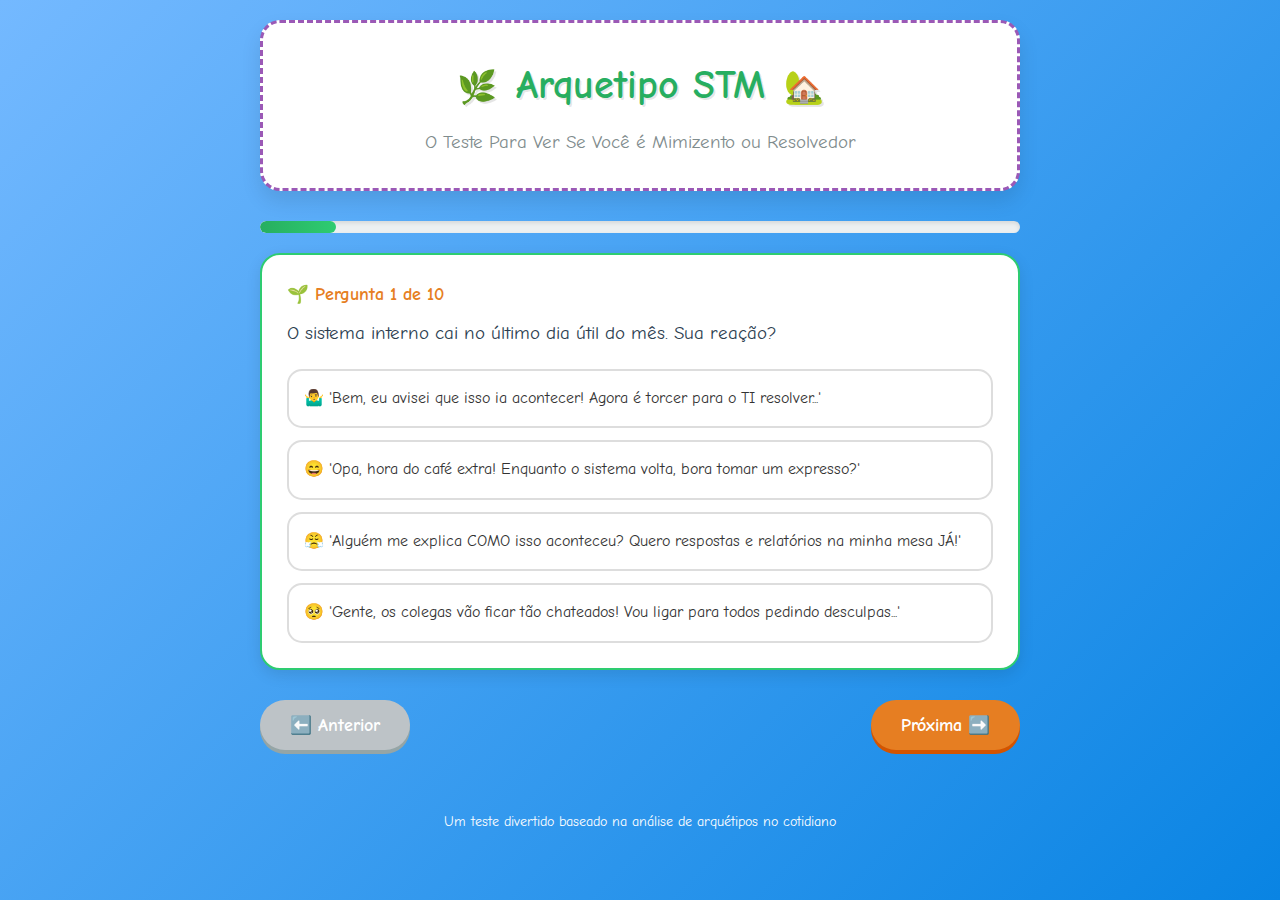
<file: index.html>
<!DOCTYPE html>
<html lang="pt-BR">
<head>
    <meta charset="UTF-8">
    <meta name="viewport" content="width=device-width, initial-scale=1.0">
    <title>Arquetipo STM: O Teste Para Ver Se Você é Mimizento ou Resolvedor</title>
    <link rel="stylesheet" href="styles.css">
    <link href="https://fonts.googleapis.com/css2?family=Comic+Neue:wght@400;700&display=swap" rel="stylesheet">
</head>
<body>
    <div class="container">
        <header>
            <h1><span class="emoji">🌿</span> Arquetipo STM <span class="emoji">🏡</span></h1>
            <p class="subtitle">O Teste Para Ver Se Você é Mimizento ou Resolvedor</p>
        </header>
        
        <div class="progress-bar">
            <div class="progress" id="progress"></div>
        </div>
        
        <div id="quiz-container">
            <!-- As perguntas serão inseridas aqui via JavaScript -->
        </div>
        
        <div class="navigation">
            <button id="prev-btn" disabled>⬅️ Anterior</button>
            <button id="next-btn">Próxima ➡️</button>
        </div>
        
        <div id="loading-container" class="loading-container hidden">
            <div class="loading-text" id="loading-text">
                Preparando sua análise personalizada...
            </div>
            <div class="loading-spinner"></div>
        </div>
        
        <div id="results-container" class="results-container hidden">
            <h2 class="profile-title" id="profile-name">Seu Perfil 🎉</h2>
            <p id="profile-description" class="profile-description"></p>
            
            <div class="profile-stats">
                <div class="stat">
                    <div class="stat-value" id="total-questions">0</div>
                    <div class="stat-label">Perguntas Respondidas</div>
                </div>
                <div class="stat">
                    <div class="stat-value" id="profile-count">0</div>
                    <div class="stat-label">Perfil Identificado</div>
                </div>
            </div>
            
            <button id="restart-btn" style="margin-top: 30px;">🔄 Refazer o Teste</button>
        </div>
        
        <footer>
            <p>Um teste divertido baseado na análise de arquétipos no cotidiano</p>
        </footer>
    </div>

    <script src="script.js"></script>
</body>
</html>
</file>
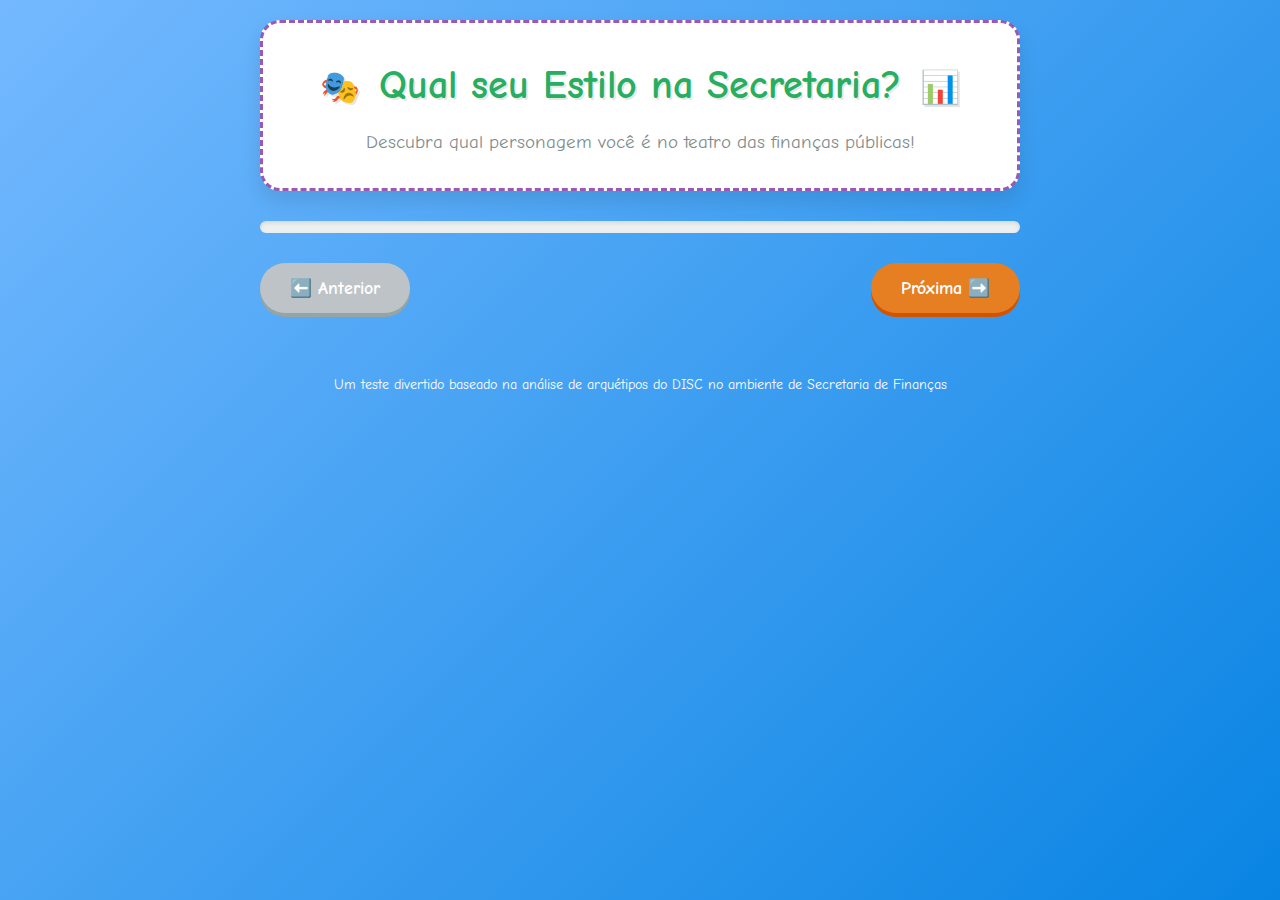
<file: Index.html>
<!DOCTYPE html>
<html lang="pt-BR">
<head>
    <meta charset="UTF-8">
    <meta name="viewport" content="width=device-width, initial-scale=1.0">
    <title>Teste de Personalidade: Qual seu estilo na Secretaria?</title>
    <style>
        :root {
            --primary: #27ae60;
            --secondary: #2ecc71;
            --accent: #e67e22;
            --light: #ecf0f1;
            --dark: #2c3e50;
            --fun: #9b59b6;
        }
        
        * {
            margin: 0;
            padding: 0;
            box-sizing: border-box;
            font-family: 'Comic Neue', 'Segoe UI', Tahoma, Geneva, Verdana, sans-serif;
        }
        
        body {
            background: linear-gradient(135deg, #74b9ff, #0984e3);
            color: #333;
            line-height: 1.6;
            min-height: 100vh;
        }
        
        .container {
            max-width: 800px;
            margin: 0 auto;
            padding: 20px;
        }
        
        header {
            background: white;
            color: var(--dark);
            padding: 30px 20px;
            text-align: center;
            border-radius: 20px;
            margin-bottom: 30px;
            box-shadow: 0 10px 20px rgba(0,0,0,0.1);
            border: 3px dashed var(--fun);
        }
        
        h1 {
            font-size: 2.5rem;
            margin-bottom: 10px;
            color: var(--primary);
            text-shadow: 2px 2px 0px rgba(0,0,0,0.1);
        }
        
        .subtitle {
            font-size: 1.2rem;
            color: #7f8c8d;
        }
        
        .emoji {
            font-size: 2rem;
            margin: 0 5px;
        }
        
        .question-container {
            background: white;
            border-radius: 20px;
            padding: 25px;
            margin-bottom: 20px;
            box-shadow: 0 5px 15px rgba(0,0,0,0.1);
            transition: transform 0.3s ease;
            border: 2px solid var(--secondary);
        }
        
        .question-container:hover {
            transform: translateY(-5px);
            box-shadow: 0 8px 25px rgba(0,0,0,0.15);
        }
        
        .question-number {
            font-weight: bold;
            color: var(--accent);
            margin-bottom: 10px;
            font-size: 1.1rem;
            display: flex;
            align-items: center;
        }
        
        .question-text {
            font-size: 1.2rem;
            margin-bottom: 20px;
            font-weight: 500;
            color: var(--dark);
        }
        
        .options {
            display: flex;
            flex-direction: column;
            gap: 12px;
        }
        
        .option {
            padding: 15px;
            border: 2px solid #ddd;
            border-radius: 15px;
            cursor: pointer;
            transition: all 0.3s ease;
            position: relative;
            overflow: hidden;
        }
        
        .option:hover {
            background-color: #f8f9fa;
            border-color: var(--fun);
            transform: scale(1.02);
        }
        
        .option.selected {
            background-color: #e8f6f3;
            border-color: var(--primary);
            font-weight: 500;
            box-shadow: 0 0 0 2px var(--primary);
        }
        
        .navigation {
            display: flex;
            justify-content: space-between;
            margin-top: 30px;
        }
        
        button {
            padding: 15px 30px;
            background-color: var(--accent);
            color: white;
            border: none;
            border-radius: 50px;
            cursor: pointer;
            font-size: 1.1rem;
            transition: all 0.3s ease;
            font-weight: bold;
            box-shadow: 0 4px 0 #d35400;
        }
        
        button:hover {
            background-color: #f39c12;
            transform: translateY(-2px);
            box-shadow: 0 6px 0 #d35400;
        }
        
        button:active {
            transform: translateY(2px);
            box-shadow: 0 2px 0 #d35400;
        }
        
        button:disabled {
            background-color: #bdc3c7;
            cursor: not-allowed;
            transform: none;
            box-shadow: 0 4px 0 #95a5a6;
        }
        
        .results-container {
            background: white;
            border-radius: 20px;
            padding: 30px;
            margin-top: 20px;
            box-shadow: 0 10px 30px rgba(0,0,0,0.15);
            text-align: center;
            border: 3px solid var(--fun);
        }
        
        .profile-title {
            color: var(--primary);
            margin-bottom: 20px;
            font-size: 2rem;
        }
        
        .profile-description {
            text-align: left;
            margin-top: 20px;
            padding: 20px;
            background-color: #f8f9fa;
            border-radius: 15px;
            border-left: 5px solid var(--accent);
        }
        
        .profile-stats {
            display: flex;
            justify-content: space-around;
            margin-top: 30px;
            flex-wrap: wrap;
        }
        
        .stat {
            text-align: center;
            padding: 15px;
            min-width: 150px;
        }
        
        .stat-value {
            font-size: 2.5rem;
            font-weight: bold;
            color: var(--fun);
        }
        
        .stat-label {
            font-size: 0.9rem;
            color: #7f8c8d;
        }
        
        .hidden {
            display: none;
        }
        
        .progress-bar {
            height: 12px;
            background-color: #ecf0f1;
            border-radius: 10px;
            margin-bottom: 20px;
            overflow: hidden;
            box-shadow: inset 0 2px 4px rgba(0,0,0,0.1);
        }
        
        .progress {
            height: 100%;
            background: linear-gradient(90deg, var(--primary), var(--secondary));
            width: 0%;
            transition: width 0.5s ease;
            border-radius: 10px;
        }
        
        footer {
            text-align: center;
            margin-top: 40px;
            padding: 20px;
            color: white;
            font-size: 0.9rem;
        }
        
        .fun-element {
            position: absolute;
            font-size: 3rem;
            opacity: 0.1;
            z-index: 0;
        }
        
        @media (max-width: 600px) {
            .container {
                padding: 10px;
            }
            
            h1 {
                font-size: 1.8rem;
            }
            
            .question-container {
                padding: 15px;
            }
            
            .navigation {
                flex-direction: column;
                gap: 10px;
            }
            
            button {
                width: 100%;
            }
        }
    </style>
    <link href="https://fonts.googleapis.com/css2?family=Comic+Neue:wght@400;700&display=swap" rel="stylesheet">
</head>
<body>
    <div class="container">
        <header>
            <h1><span class="emoji">🎭</span> Qual seu Estilo na Secretaria? <span class="emoji">📊</span></h1>
            <p class="subtitle">Descubra qual personagem você é no teatro das finanças públicas!</p>
        </header>
        
        <div class="progress-bar">
            <div class="progress" id="progress"></div>
        </div>
        
        <div id="quiz-container">
            <!-- As perguntas serão inseridas aqui via JavaScript -->
        </div>
        
        <div class="navigation">
            <button id="prev-btn" disabled>⬅️ Anterior</button>
            <button id="next-btn">Próxima ➡️</button>
        </div>
        
        <div id="results-container" class="results-container hidden">
            <h2 class="profile-title" id="profile-name">Seu Perfil 🎉</h2>
            <p id="profile-description" class="profile-description"></p>
            
            <div class="profile-stats">
                <div class="stat">
                    <div class="stat-value" id="total-questions">0</div>
                    <div class="stat-label">Perguntas Respondidas</div>
                </div>
                <div class="stat">
                    <div class="stat-value" id="profile-count">0</div>
                    <div class="stat-label">Perfil Identificado</div>
                </div>
            </div>
            
            <button id="restart-btn" style="margin-top: 30px; background-color: var(--fun); box-shadow: 0 4px 0 #8e44ad;">🔄 Refazer o Teste</button>
        </div>
        
        <footer>
            <p>Um teste divertido baseado na análise de arquétipos do DISC no ambiente de Secretaria de Finanças</p>
        </footer>
    </div>

    <script>
        // Dados das perguntas e perfis - Versão Descontraída
        const questions = [
            {
                id: 1,
                text: "O sistema de pagamentos cai no último dia útil do mês. Sua reação?",
                options: [
                    { text: "🤷‍♂️ 'Bem, eu avisei que isso ia acontecer! Agora é torcer para o TI resolver...'", profile: "Cínico" },
                    { text: "😄 'Opa, hora do café extra! Enquanto o sistema volta, bora tomar um expresso?'", profile: "Bufão" },
                    { text: "😤 'Alguém me explica COMO isso aconteceu? Quero respostas e relatórios na minha mesa JÁ!'", profile: "Narcisista" },
                    { text: "🥺 'Gente, os fornecedores vão ficar tão chateados! Vou ligar para todos pedindo desculpas...'", profile: "Inocente" }
                ]
            },
            {
                id: 2,
                text: "Você vai apresentar o Plano Plurianual. Qual será seu tema?",
                options: [
                    { text: "📊 'A Matemática Não Mente: Por que seu projeto favorito não cabe no orçamento' (com 50 gráficos)", profile: "Âncora" },
                    { text: "🌈 'Cidade dos Sonhos: Vamos construir 10 parques, 5 hospitais e um teleférico!' (orçamento? depois a gente vê)", profile: "Sonhador" },
                    { text: "🔥 'Quebrando as Regras: Como fazer mais gastando menos (e irritando o Tribunal de Contas)'", profile: "Rebelde" },
                    { text: "😰 Preparei 7 versões diferentes e não sei qual usar. Alguém me ajuda a escolher?", profile: "Neurótico" }
                ]
            },
            {
                id: 3,
                text: "O Secretário de Saúde chega dizendo que o orçamento acabou... de novo!",
                options: [
                    { text: "🙄 'Problema dele, não meu. Next!'", profile: "Narcisista" },
                    { text: "😏 'Senta aqui, amigo... vamos fazer uma troquinha. Me apoia no IPTU que eu te ajudo'", profile: "Jogador" },
                    { text: "😢 'Puxa, as crianças precisam de remédios! Vou ver se consigo ajudar, mesmo que me custe o almoço'", profile: "Inocente" },
                    { text: "🤦 'Todo mês a mesma novela! Já estou até decorando o script...'", profile: "Cínico" }
                ]
            },
            {
                id: 4,
                text: "Como está organizada sua mesa de trabalho?",
                options: [
                    { text: "💻 Só o notebook. Papel é coisa do século passado!", profile: "Rebelde" },
                    { text: "📐 Régua, esquadro e canetas por ordem de cor. Mexeu, morreu.", profile: "Neurótico" },
                    { text: "🍪 Fotos da família, xícara personalizada e biscoitos para visitas. Casa da vovó style!", profile: "Inocente" },
                    { text: "🎪 Parece que uma festa passou por aqui! Café, ideias soltas e lembranças de eventos.", profile: "Excêntrico" }
                ]
            },
            {
                id: 5,
                text: "O que você acha das reuniões de execução orçamentária?",
                options: [
                    { text: "📚 'É minha missão sagrada ensinar Lei 4.320 para quem não quer aprender'", profile: "Âncora" },
                    { text: "❤️ 'Adoro! É quando a gente se ajuda e ninguém fica sem recursos. Tudo pelo time!'", profile: "Inocente" },
                    { text: "👑 'São necessárias para que todos confirmem que minhas decisões são as melhores'", profile: "Narcisista" },
                    { text: "💡 'Melhor parte do dia! Bora criar um imposto sobre ar-condicionado? Ou um bingo municipal?'", profile: "Excêntrico" }
                ]
            },
            {
                id: 6,
                text: "Apareceu dinheiro extra no caixa! E agora?",
                options: [
                    { text: "🎉 'Festa! Hora de fazer aquelas emendas parlamentares que estavam engavetadas!'", profile: "Jogador" },
                    { text: "🤫 'Shhh! Vou guardar isso para uma emergência... ou para quando o prefeito pedir um milagre'", profile: "Rebelde" },
                    { text: "🏗️ 'Finalmente! Dá para começar aquele centro cultural de 10 andares! (pelo menos a fundação)'", profile: "Sonhador" },
                    { text: "😫 'Ai, que ansiedade! Isso vai desequilibrar todas minhas planilhas! E o Tribunal de Contas?'", profile: "Neurótico" }
                ]
            },
            {
                id: 7,
                text: "A arrecadação caiu e precisamos cortar gastos. Seu plano?",
                options: [
                    { text: "😔 'Vou cortar 1,5% de todo mundo, assim ninguém fica bravo comigo'", profile: "Inocente" },
                    { text: "📋 'Já tenho aqui a lista dos gastos desnecessários que vocês insistem em manter'", profile: "Âncora" },
                    { text: "😜 'É só 'esquecer' de liberar algumas verbas. Problema resolvido! Quem café?'", profile: "Bufão" },
                    { text: "💅 'Cultura e Esportes que se virem. Minha secretaria está blindada, obviamente'", profile: "Narcisista" }
                ]
            },
            {
                id: 8,
                text: "Ouvir falar que podem trocar você de cargo. Sua reação?",
                options: [
                    { text: "😟 'Será que fiz algo errado? Todo mundo ainda gosta de mim?'", profile: "Inocente" },
                    { text: "🎪 'Uhuu! Novos ares! Novos desafios! Já estou pensando em ideias malucas!'", profile: "Excêntrico" },
                    { text: "🃏 'Hmm, interessante... Vou espalhar um boato ainda melhor para ver o circo pegar fogo'", profile: "Jogador" },
                    { text: "🤨 'Anotado. Mais uma prova de que esse governo não sabe o que faz'", profile: "Cínico" }
                ]
            },
            {
                id: 9,
                text: "O Prefeito tem uma ideia... criativa (e talvez ilegal). Você:",
                options: [
                    { text: "🚫 'Prefeito, com todo respeito, isso é ilegal e eu não vou assinar. Ponto.'", profile: "Rebelde" },
                    { text: "😶 'Melhor ficar quieto... ele é o chefe, deve saber o que faz'", profile: "Inocente" },
                    { text: "⚖️ 'Excelente ideia, mas o artigo 42 da LRF diz que... (30 minutos de explicação técnica)'", profile: "Âncora" },
                    { text: "👏 'Genial, chefia! Brilhante! (ps: alguém avisa o controle interno?)'", profile: "Bufão" }
                ]
            },
            {
                id: 10,
                text: "O que mais te assusta no fechamento do balanço anual?",
                options: [
                    { text: "😴 'O tédio de ficar conferindo números. Prefiro estar na rua vendo as obras!'", profile: "Excêntrico" },
                    { text: "💔 'Ver que não conseguimos realizar aquele projeto social dos meus sonhos'", profile: "Sonhador" },
                    { text: "😱 'Um centavo fora do lugar! E se o Tribunal achar um erro de R$ 0,50?'", profile: "Neurótico" },
                    { text: "🎭 'Que usem meus relatórios impecáveis para fazer propaganda enganosa'", profile: "Cínico" }
                ]
            }
        ];

        // Descrições dos perfis - Versão Descontraída
        const profiles = {
            "Âncora": {
                name: "🦸‍♂️ O Super-Herói das Planilhas",
                description: "Você é a pessoa que salva o dia com gráficos e leis! Enquanto todos correm desesperados, você já tem a planilha pronta, o artigo da lei citado e a solução na ponta da língua. Seu superpoder? Transformar caos em colunas organizadas!",
                disc: "C (Conformidade)",
                priority: "Salvar o mundo, uma planilha de cada vez"
            },
            "Sonhador": {
                name: "🌈 O Mestre dos Sonhos Coloridos",
                description: "Você vê possibilidades onde outros veem problemas! Seu orçamento tem arco-íris e unicórnios, e você genuinamente acredita que otimismo pode cobrir qualquer rombo. 'Dinheiro? Isso é detalhe!' é seu lema favorito.",
                disc: "I (Influência)",
                priority: "Espalhar alegria e projetos impossíveis"
            },
            "Neurótico": {
                name: "😰 O Detetive do Apocalipse",
                description: "Você já previu 157 formas diferentes do mundo acabar... só nesta semana! Enquanto todos comemoram, você já está preparando o plano B, C e D para quando tudo der errado. Seu lema: 'Melhor prevenir do que... bem, você sabe.'",
                disc: "C (Conformidade)",
                priority: "Sobreviver ao próximo desastre iminente"
            },
            "Rebelde": {
                name: "🔥 O Justiceiro das Regras",
                description: "Regras? Limites? São apenas sugestões criativas para você! Você vê burocracia como um desafio pessoal e adora encontrar 'atalhos criativos'. Seu escritório deveria ter uma placa: 'Cuidado: ideias revolucionárias em andamento'.",
                disc: "D (Dominância)",
                priority: "Mudar o sistema (com ou sem permissão)"
            },
            "Inocente": {
                name: "🐰 O Coelho da Harmonia",
                description: "Você é tão fofinho que até as planilhas sorriem para você! Seu maior medo é ver alguém triste, então sempre arruma um jeitinho de ajudar todo mundo. Se o orçamento fosse uma festa, você seria o anfitrião que garante que todos se divirtam.",
                disc: "S (Estabilidade)",
                priority: "Fazer todo mundo se sentir amado"
            },
            "Excêntrico": {
                name: "🎪 O Diretor de Circo Criativo",
                description: "Sua mente é um parque de diversões de ideias malucas! Enquanto todos discutem números, você está pensando em como financiar um teleférico ou criar um imposto sobre solidão. Sua mesa parece que uma festa passou por ali... e provavelmente passou mesmo!",
                disc: "I (Influência)",
                priority: "Transformar o tédio em diversão"
            },
            "Bufão": {
                name: "🃏 O Mágico do Jeitinho",
                description: "Você resolve problemas com um sorriso no rosto e uma piada na ponta da língua! Seu lema é: 'Por que fazer direito se podemos fazer divertido?' Especialista em encontrar atalhos criativos e distribuir cafezinhos durante as crises.",
                disc: "I (Influência)",
                priority: "Sobreviver rindo"
            },
            "Cínico": {
                name: "🦉 O Sábio do 'Eu Avisei'",
                description: "Você já sabe que tudo vai dar errado... e geralmente está certo! Enquanto todos se empolgam com novos projetos, você já está de prontidão para dizer 'eu avisei'. Seu superpoder? Ver o fracasso antes mesmo dele acontecer.",
                disc: "C (Conformidade)",
                priority: "Provocar o 'eu disse' com precisão cirúrgica"
            },
            "Narcisista": {
                name: "👑 A Estrela do Show",
                description: "O universo gira em torno de você - e que universo maravilhoso! Seus projetos são os melhores, suas ideias
</file>
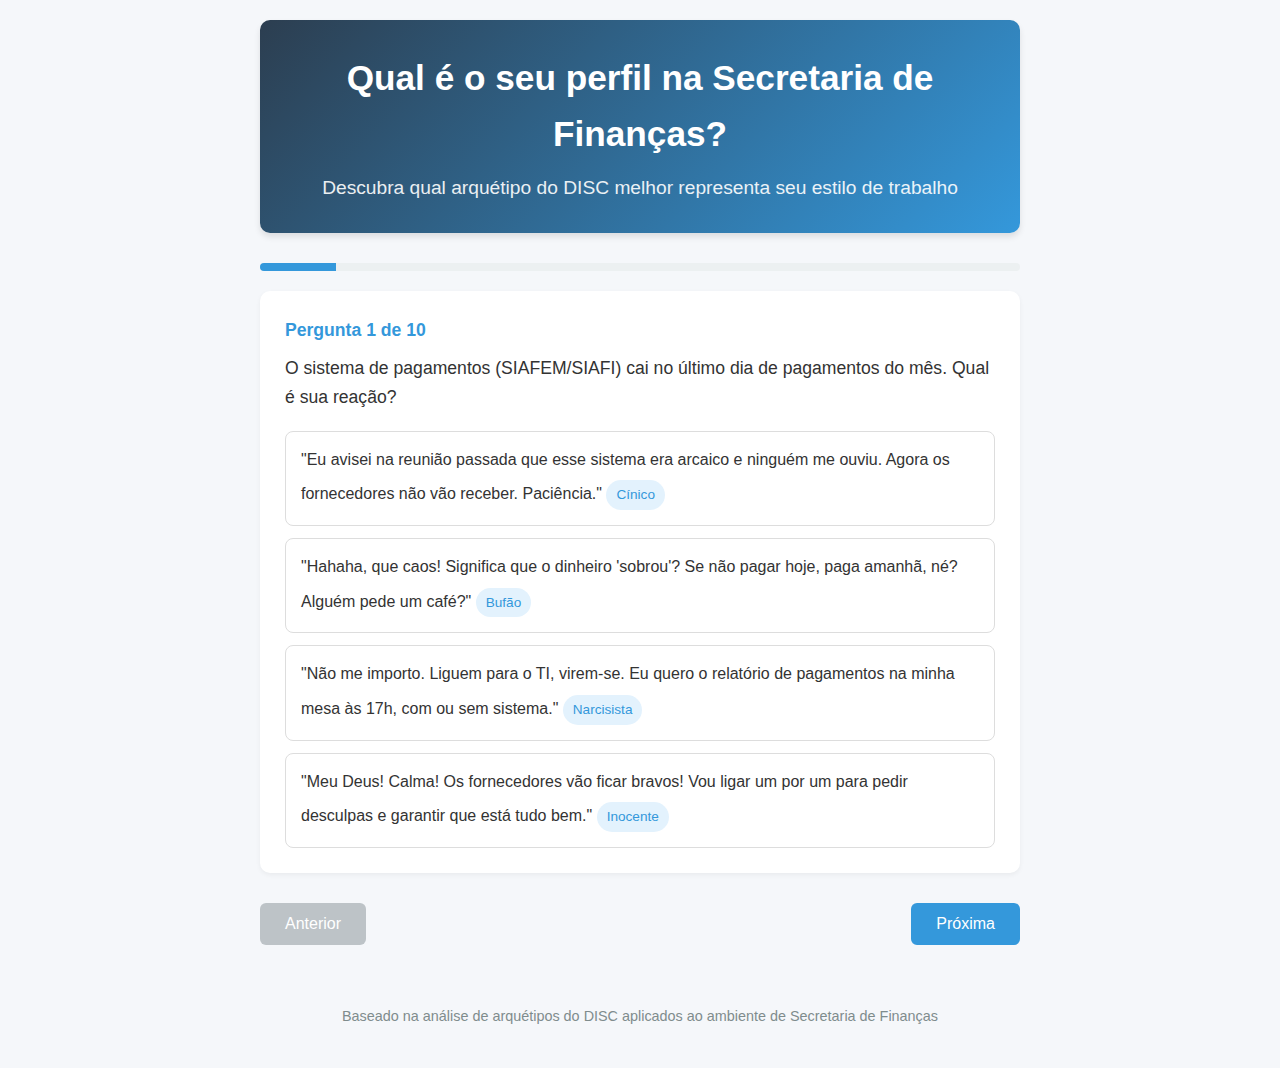
<file: arquetipoSTM.html>
<!DOCTYPE html>
<html lang="pt-BR">
<head>
    <meta charset="UTF-8">
    <meta name="viewport" content="width=device-width, initial-scale=1.0">
    <title>Teste de Perfil: Secretaria de Finanças</title>
    <style>
        :root {
            --primary: #2c3e50;
            --secondary: #3498db;
            --accent: #e74c3c;
            --light: #ecf0f1;
            --dark: #2c3e50;
            --success: #2ecc71;
        }
        
        * {
            margin: 0;
            padding: 0;
            box-sizing: border-box;
            font-family: 'Segoe UI', Tahoma, Geneva, Verdana, sans-serif;
        }
        
        body {
            background-color: #f5f7fa;
            color: #333;
            line-height: 1.6;
        }
        
        .container {
            max-width: 800px;
            margin: 0 auto;
            padding: 20px;
        }
        
        header {
            background: linear-gradient(135deg, var(--primary), var(--secondary));
            color: white;
            padding: 30px 20px;
            text-align: center;
            border-radius: 10px;
            margin-bottom: 30px;
            box-shadow: 0 4px 6px rgba(0,0,0,0.1);
        }
        
        h1 {
            font-size: 2.2rem;
            margin-bottom: 10px;
        }
        
        .subtitle {
            font-size: 1.2rem;
            opacity: 0.9;
        }
        
        .question-container {
            background: white;
            border-radius: 10px;
            padding: 25px;
            margin-bottom: 20px;
            box-shadow: 0 2px 5px rgba(0,0,0,0.05);
            transition: transform 0.3s ease;
        }
        
        .question-container:hover {
            transform: translateY(-3px);
            box-shadow: 0 4px 8px rgba(0,0,0,0.1);
        }
        
        .question-number {
            font-weight: bold;
            color: var(--secondary);
            margin-bottom: 10px;
            font-size: 1.1rem;
        }
        
        .question-text {
            font-size: 1.1rem;
            margin-bottom: 20px;
            font-weight: 500;
        }
        
        .options {
            display: flex;
            flex-direction: column;
            gap: 12px;
        }
        
        .option {
            padding: 15px;
            border: 1px solid #ddd;
            border-radius: 8px;
            cursor: pointer;
            transition: all 0.2s ease;
        }
        
        .option:hover {
            background-color: #f8f9fa;
            border-color: var(--secondary);
        }
        
        .option.selected {
            background-color: #e3f2fd;
            border-color: var(--secondary);
            font-weight: 500;
        }
        
        .profile-tag {
            display: inline-block;
            background-color: #e3f2fd;
            color: var(--secondary);
            padding: 4px 10px;
            border-radius: 20px;
            font-size: 0.85rem;
            margin-top: 8px;
        }
        
        .navigation {
            display: flex;
            justify-content: space-between;
            margin-top: 30px;
        }
        
        button {
            padding: 12px 25px;
            background-color: var(--secondary);
            color: white;
            border: none;
            border-radius: 6px;
            cursor: pointer;
            font-size: 1rem;
            transition: background-color 0.3s ease;
        }
        
        button:hover {
            background-color: #2980b9;
        }
        
        button:disabled {
            background-color: #bdc3c7;
            cursor: not-allowed;
        }
        
        .results-container {
            background: white;
            border-radius: 10px;
            padding: 30px;
            margin-top: 20px;
            box-shadow: 0 4px 8px rgba(0,0,0,0.1);
            text-align: center;
        }
        
        .profile-title {
            color: var(--primary);
            margin-bottom: 20px;
            font-size: 1.8rem;
        }
        
        .profile-description {
            text-align: left;
            margin-top: 20px;
            padding: 20px;
            background-color: #f8f9fa;
            border-radius: 8px;
            border-left: 4px solid var(--secondary);
        }
        
        .profile-stats {
            display: flex;
            justify-content: space-around;
            margin-top: 30px;
            flex-wrap: wrap;
        }
        
        .stat {
            text-align: center;
            padding: 15px;
            min-width: 150px;
        }
        
        .stat-value {
            font-size: 2rem;
            font-weight: bold;
            color: var(--secondary);
        }
        
        .stat-label {
            font-size: 0.9rem;
            color: #7f8c8d;
        }
        
        .hidden {
            display: none;
        }
        
        .progress-bar {
            height: 8px;
            background-color: #ecf0f1;
            border-radius: 4px;
            margin-bottom: 20px;
            overflow: hidden;
        }
        
        .progress {
            height: 100%;
            background-color: var(--secondary);
            width: 0%;
            transition: width 0.5s ease;
        }
        
        footer {
            text-align: center;
            margin-top: 40px;
            padding: 20px;
            color: #7f8c8d;
            font-size: 0.9rem;
        }
        
        @media (max-width: 600px) {
            .container {
                padding: 10px;
            }
            
            h1 {
                font-size: 1.8rem;
            }
            
            .question-container {
                padding: 15px;
            }
            
            .navigation {
                flex-direction: column;
                gap: 10px;
            }
            
            button {
                width: 100%;
            }
        }
    </style>
</head>
<body>
    <div class="container">
        <header>
            <h1>Qual é o seu perfil na Secretaria de Finanças?</h1>
            <p class="subtitle">Descubra qual arquétipo do DISC melhor representa seu estilo de trabalho</p>
        </header>
        
        <div class="progress-bar">
            <div class="progress" id="progress"></div>
        </div>
        
        <div id="quiz-container">
            <!-- As perguntas serão inseridas aqui via JavaScript -->
        </div>
        
        <div class="navigation">
            <button id="prev-btn" disabled>Anterior</button>
            <button id="next-btn">Próxima</button>
        </div>
        
        <div id="results-container" class="results-container hidden">
            <h2 class="profile-title" id="profile-name">Seu Perfil</h2>
            <p id="profile-description" class="profile-description"></p>
            
            <div class="profile-stats">
                <div class="stat">
                    <div class="stat-value" id="total-questions">0</div>
                    <div class="stat-label">Perguntas Respondidas</div>
                </div>
                <div class="stat">
                    <div class="stat-value" id="profile-count">0</div>
                    <div class="stat-label">Perfil Identificado</div>
                </div>
            </div>
            
            <button id="restart-btn" style="margin-top: 30px;">Refazer o Teste</button>
        </div>
        
        <footer>
            <p>Baseado na análise de arquétipos do DISC aplicados ao ambiente de Secretaria de Finanças</p>
        </footer>
    </div>

    <script>
        // Dados das perguntas e perfis
        const questions = [
            {
                id: 1,
                text: "O sistema de pagamentos (SIAFEM/SIAFI) cai no último dia de pagamentos do mês. Qual é sua reação?",
                options: [
                    { text: "\"Eu avisei na reunião passada que esse sistema era arcaico e ninguém me ouviu. Agora os fornecedores não vão receber. Paciência.\"", profile: "Cínico" },
                    { text: "\"Hahaha, que caos! Significa que o dinheiro 'sobrou'? Se não pagar hoje, paga amanhã, né? Alguém pede um café?\"", profile: "Bufão" },
                    { text: "\"Não me importo. Liguem para o TI, virem-se. Eu quero o relatório de pagamentos na minha mesa às 17h, com ou sem sistema.\"", profile: "Narcisista" },
                    { text: "\"Meu Deus! Calma! Os fornecedores vão ficar bravos! Vou ligar um por um para pedir desculpas e garantir que está tudo bem.\"", profile: "Inocente" }
                ]
            },
            {
                id: 2,
                text: "Você tem que apresentar a audiência pública do Plano Plurianual (PPA). Qual o seu tema?",
                options: [
                    { text: "'A Realidade dos Números: Por que a Secretaria de Obras NÃO PODE ter o que pediu'. Vou usar 80 slides de Excel.", profile: "Âncora" },
                    { text: "'A Cidade dos Sonhos: Como Construiremos 5 Hospistais e 3 Pontes!' (Mesmo que o orçamento só cubra o básico).", profile: "Sonhador" },
                    { text: "'O Orçamento é Meu: Como Vamos Mudar o Jogo (Ignorando o Tribunal de Contas)'.", profile: "Rebelde" },
                    { text: "Eu preparei 3 palestras. Uma otimista, uma realista e uma pessimista. Estou analisando o humor do público para decidir qual usar. Estou em pânico.", profile: "Neurótico" }
                ]
            },
            {
                id: 3,
                text: "O Secretário de Saúde entra na sua sala desesperado, dizendo que o orçamento dele acabou (de novo).",
                options: [
                    { text: "\"Isso é um problema de planejamento dele, não meu. Que ele aprenda a gerenciar. Próximo.\"", profile: "Narcisista" },
                    { text: "\"Calma, senta aí. Vamos 'negociar'. Se você me apoiar naquela pauta do IPTU, talvez eu encontre uma 'reserva' para você.\"", profile: "Jogador" },
                    { text: "\"Oh, céus! Mas as crianças precisam de remédio! Vou ver o que posso fazer. Vou tentar remanejar minhas próprias despesas. Não gosto de ver ninguém triste.\"", profile: "Inocente" },
                    { text: "\"De novo? Todo ano a mesma história. Ele gasta tudo em 6 meses e vem chorar. A resposta é não. Sempre foi não.\"", profile: "Cínico" }
                ]
            },
            {
                id: 4,
                text: "Como é a sua mesa na Secretaria?",
                options: [
                    { text: "Limpa. Só o notebook. Papel é burocracia e atraso. As pessoas que venham falar comigo.", profile: "Rebelde" },
                    { text: "Impecável. A LRF está aqui, a LDO aqui. As canetas estão alinhadas por cor. Se alguém tirar meu grampeador do lugar, eu sei.", profile: "Neurótico" },
                    { text: "Tem fotos da minha família, a xícara que ganhei do sindicato e uns biscoitos para a equipe. É um ambiente acolhedor.", profile: "Inocente" },
                    { text: "Uma bagunça! Tem 3 xícaras de café, o rascunho de uma nova política tributária num guardanapo e o convite da festa de ontem.", profile: "Excêntrico" }
                ]
            },
            {
                id: 5,
                text: "O que você pensa sobre a 'execução orçamentária' em conjunto com as outras secretarias?",
                options: [
                    { text: "\"É o processo de ter que explicar 10 vezes a Lei 4.320 para pessoas que não sabem o que é 'dotação' e, no fim, eu ter que glosar o empenho delas.\"", profile: "Âncora" },
                    { text: "\"É fundamental. É sobre apoio mútuo, harmonia e garantir que ninguém (especialmente o Social) fique sem recursos.\"", profile: "Inocente" },
                    { text: "\"É um grupo de secretários que existe para concordar com meu cronograma de desembolso. Eu tenho a chave do cofre.\"", profile: "Narcisista" },
                    { text: "\"É a melhor parte! É onde a gente conversa, ri, troca ideias malucas sobre como captar recursos! E se a gente fizesse um 'Pix Premiado' municipal?\"", profile: "Excêntrico" }
                ]
            },
            {
                id: 6,
                text: "No fim do ano, você descobre um 'excesso de arrecadação' (dinheiro extra) inesperado. O que você faz?",
                options: [
                    { text: "\"Festa! Ligo para os vereadores aliados e digo: 'Adivinhem? Aquela emenda que não ia sair... VAI SAIR!'\"", profile: "Jogador" },
                    { text: "\"Guardo. Não conto para ninguém. É minha 'reserva de contingência secreta' para usar quando o Prefeito me pedir algo impossível.\"", profile: "Rebelde" },
                    { text: "\"Finalmente! O primeiro passo para construir o hospital de 20 andares que eu sonhei! (Mesmo que o dinheiro só pague a fundação).\"", profile: "Sonhador" },
                    { text: "\"Isso vai estragar todas as minhas projeções. Tenho que recalcular o superávit, o impacto na Dívida... isso é muito estressante. E se o Tribunal de Contas achar que eu errei no cálculo inicial?\"", profile: "Neurótico" }
                ]
            },
            {
                id: 7,
                text: "A arrecadação caiu. Você precisa fazer um corte (contingenciamento) no orçamento. Qual seu 'jeito fácil'?",
                options: [
                    { text: "\"Não existe jeito fácil. É terrível! Vou cortar 2% de todo mundo, igualitariamente, para ser justo e ninguém brigar comigo.\"", profile: "Inocente" },
                    { text: "\"O 'jeito fácil' é o que causa o problema. O jeito certo é cortar os contratos supérfluos, que eu já listei aqui, e que vocês ignoraram 3 meses atrás.\"", profile: "Âncora" },
                    { text: "\"Jeito fácil? Eu só... 'esqueço' de liberar o limite de empenho. Quando eles virem, o mês acabou. Hahaha. Problema resolvido.\"", profile: "Bufão" },
                    { text: "\"O jeito fácil é cortar 100% da Secretaria de Cultura e 50% da de Esportes. A minha secretaria fica intacta. Próxima pergunta.\"", profile: "Narcisista" }
                ]
            },
            {
                id: 8,
                text: "Como você reage aos rumores (rádio-corredor) de que o Prefeito vai trocar o comando da sua pasta?",
                options: [
                    { text: "\"Fico muito triste. Será que fiz algo errado? Eu gosto de todo mundo. Vou perguntar ao meu diretor se ele está chateado comigo.\"", profile: "Inocente" },
                    { text: "\"Adoro! Chego mais perto, peço detalhes! Quem? Por quê? Para onde eu iria? Isso é empolgante! Uma nova aventura!\"", profile: "Excêntrico" },
                    { text: "\"Eu geralmente sou o assunto da fofoca. E se não for, eu mesmo ligo para um jornalista e planto uma nota para ver o caos.\"", profile: "Jogador" },
                    { text: "\"Finjo que não ouço, mas anoto. É mais um dado que prova que o governo está instável e que tudo vai dar errado em outubro.\"", profile: "Cínico" }
                ]
            },
            {
                id: 9,
                text: "O Prefeito apresenta uma ideia que você sabe que é fiscalmente irresponsável (e talvez ilegal). Você:",
                options: [
                    { text: "\"Interrompo e digo na frente de todos: 'Prefeito, isso é ilegal e vai dar improbidade. Não vou assinar. Faça meu plano.'\"", profile: "Rebelde" },
                    { text: "\"Fico quieto. Não quero criar conflito. Ele é o Prefeito... deve saber o que faz. Vou torcer para o Jurídico barrar.\"", profile: "Inocente" },
                    { text: "\"Levanto a mão e digo: 'Com todo respeito, Prefeito, mas o Artigo 16 da LRF impede isso. Tenho aqui o parecer do Tribunal de Contas sobre um caso idêntico.'\"", profile: "Âncora" },
                    { text: "\"Apoio com entusiasmo! 'Prefeito, genial! Brilhante!' (Depois, ligo para o Controle Interno e pergunto: 'Vocês viram o absurdo que ele quer fazer? Ainda bem que eu não sou o ordenador de despesa').\"", profile: "Bufão" }
                ]
            },
            {
                id: 10,
                text: "O que você mais teme no fechamento do balanço anual?",
                options: [
                    { text: "\"O tédio. Ficar 3 dias trancado numa sala conferindo número. É uma prisão. Prefiro estar na rua vendo onde o dinheiro foi gasto.\"", profile: "Excêntrico" },
                    { text: "\"O fracasso. Olhar para os números e ver que não conseguimos realizar aquele projeto social que eu tanto sonhei.\"", profile: "Sonhador" },
                    { text: "\"O estresse de saber que um centavo pode estar fora do lugar. E se o ativo não bater com o passivo? E se o Tribunal de Contas achar um erro de R$ 1,30?\"", profile: "Neurótico" },
                    { text: "\"Que, apesar de todo o meu esforço para manter as contas em dia, o relatório final seja usado para uma propaganda política mentirosa.\"", profile: "Cínico" }
                ]
            }
        ];

        // Descrições dos perfis
        const profiles = {
            "Âncora": {
                name: "A Âncora (O Pilar da Lógica)",
                description: "Este perfil é definido pela necessidade de ordem e lógica. Em todas as perguntas, sua resposta foi a mais estruturada, baseada em dados, planilhas ou regulamentos. Ele se vê como o único adulto na sala, e sua função é aplicar a lógica onde os outros trazem o caos ou o conflito.",
                disc: "C (Conformidade)",
                priority: "Fazer o que é correto (baseado nas regras)"
            },
            "Sonhador": {
                name: "O Sonhador (O Otimista Inabalável)",
                description: "Este arquétipo ignora sistematicamente os obstáculos (como a falta de dinheiro) e foca apenas na visão. Suas respostas não são práticas, são inspiradoras. Ele vive da energia e da persuasão e genuinamente acredita que o otimismo pode cobrir um rombo orçamentário.",
                disc: "I (Influência)",
                priority: "Perseguir a inspiração (baseado na emoção)"
            },
            "Neurótico": {
                name: "O Neurótico (O Gerente de Riscos)",
                description: "Este perfil é movido pela ansiedade. Diferente da Âncora (que usa dados para agir), o Neurótico usa dados para se preocupar. Suas respostas são definidas pelo 'pior cenário'. Ele precisa de regras não para ser eficiente, mas para se sentir seguro.",
                disc: "C (Conformidade)",
                priority: "Evitar o desastre (baseado no medo)"
            },
            "Rebelde": {
                name: "O Rebelde (O Trator de Regras)",
                description: "As respostas deste perfil são definidas pela ação e pelo desafio. Ele vê o orçamento e as regras como coisas a serem contornadas. Ele usa o conflito como ferramenta e foca apenas no seu resultado, ignorando as necessidades dos outros.",
                disc: "D (Dominância)",
                priority: "Atingir o resultado (baseado na vontade)"
            },
            "Inocente": {
                name: "O Inocente (O Protetor da Harmonia)",
                description: "Este é o arquétipo mais puro do 'S'. Em todas as respostas, sua prioridade foi o impacto humano ou a manutenção da paz. Ele é leal, confiável e suas ações são 100% focadas em evitar o conflito e manter o ambiente estável.",
                disc: "S (Estabilidade)",
                priority: "Manter a harmonia (baseado no apoio)"
            },
            "Excêntrico": {
                name: "O Excêntrico (O Dínamo Criativo)",
                description: "Este perfil é movido a estímulos. A análise mostra que ele não se importa com processo ou resultado, mas sim com a experiência. Sua mesa é caótica, suas ideias são inovadoras e seu maior medo é o tédio. Ele traz a energia da 'tempestade de ideias' para um ambiente rígido.",
                disc: "I (Influência)",
                priority: "Buscar a novidade (baseado na energia)"
            },
            "Bufão": {
                name: "O Bufão (O Mestre do Jeitinho)",
                description: "Este arquétipo usa o charme social para evitar o trabalho difícil e a responsabilidade. A análise mostra que ele procura o caminho de menor resistência. Suas respostas são de desvio, usando o humor para navegar por situações que exigiriam competência técnica.",
                disc: "I (Influência)",
                priority: "Encontrar o atalho (baseado na esperteza social)"
            },
            "Cínico": {
                name: "O Cínico (O Estrategista Pessimista)",
                description: "Este perfil é o 'C' que já desistiu. Ele é analítico, mas usa sua análise para confirmar sua visão de que tudo falhará. Suas respostas são passivo-agressivas. Ele vê o erro antes de todos (como a Âncora), mas em vez de tentar consertar, ele se prepara para o fracasso.",
                disc: "C (Conformidade)",
                priority: "Confirmar a falha (baseado na experiência)"
            },
            "Narcisista": {
                name: "O Narcisista (O Solitário no Pódio)",
                description: "Este é o 'D' focado no eu. A análise das respostas é clara: o universo gira ao seu redor. O corte orçamentário não é sobre o município; é sobre como ele não será afetado. Ele demanda resultados, mas se exime do esforço coletivo.",
                disc: "D (Dominância)",
                priority: "Garantir o benefício próprio (baseado no ego)"
            },
            "Jogador": {
                name: "O Jogador (O Articulador Político)",
                description: "Este perfil é o mestre da persuasão. A análise mostra que ele vê cada interação como uma transação social ou política. O orçamento não é sobre números ou harmonia; é sobre poder e influência. Ele usa o bônus para 'festa' e o corte para 'negociar' apoio.",
                disc: "I (Influência) com traços D (Dominância)",
                priority: "Vencer o jogo (baseado na persuasão)"
            }
        };

        // Variáveis de estado
        let currentQuestion = 0;
        let answers = [];
        let profileCounts = {};

        // Elementos DOM
        const quizContainer = document.getElementById('quiz-container');
        const prevBtn = document.getElementById('prev-btn');
        const nextBtn = document.getElementById('next-btn');
        const progressBar = document.getElementById('progress');
        const resultsContainer = document.getElementById('results-container');
        const profileName = document.getElementById('profile-name');
        const profileDescription = document.getElementById('profile-description');
        const totalQuestions = document.getElementById('total-questions');
        const profileCount = document.getElementById('profile-count');
        const restartBtn = document.getElementById('restart-btn');

        // Inicializar o quiz
        function initQuiz() {
            showQuestion();
            updateProgress();
            
            // Event listeners
            prevBtn.addEventListener('click', goToPreviousQuestion);
            nextBtn.addEventListener('click', goToNextQuestion);
            restartBtn.addEventListener('click', restartQuiz);
        }

        // Mostrar a pergunta atual
        function showQuestion() {
            const question = questions[currentQuestion];
            
            let optionsHTML = '';
            question.options.forEach((option, index) => {
                const isSelected = answers[currentQuestion] === index;
                optionsHTML += `
                    <div class="option ${isSelected ? 'selected' : ''}" data-index="${index}">
                        ${option.text}
                        <div class="profile-tag">${option.profile}</div>
                    </div>
                `;
            });
            
            quizContainer.innerHTML = `
                <div class="question-container">
                    <div class="question-number">Pergunta ${currentQuestion + 1} de ${questions.length}</div>
                    <div class="question-text">${question.text}</div>
                    <div class="options">${optionsHTML}</div>
                </div>
            `;
            
            // Adicionar event listeners às opções
            document.querySelectorAll('.option').forEach(option => {
                option.addEventListener('click', () => {
                    selectOption(parseInt(option.dataset.index));
                });
            });
            
            // Atualizar estado dos botões
            prevBtn.disabled = currentQuestion === 0;
            nextBtn.textContent = currentQuestion === questions.length - 1 ? 'Ver Resultados' : 'Próxima';
        }

        // Selecionar uma opção
        function selectOption(optionIndex) {
            answers[currentQuestion] = optionIndex;
            showQuestion();
        }

        // Atualizar barra de progresso
        function updateProgress() {
            const progress = ((currentQuestion + 1) / questions.length) * 100;
            progressBar.style.width = `${progress}%`;
        }

        // Ir para a próxima pergunta
        function goToNextQuestion() {
            if (currentQuestion < questions.length - 1) {
                currentQuestion++;
                showQuestion();
                updateProgress();
            } else {
                showResults();
            }
        }

        // Ir para a pergunta anterior
        function goToPreviousQuestion() {
            if (currentQuestion > 0) {
                currentQuestion--;
                showQuestion();
                updateProgress();
            }
        }

        // Mostrar resultados
        function showResults() {
            // Calcular perfil predominante
            profileCounts = {};
            answers.forEach((answerIndex, questionIndex) => {
                if (answerIndex !== undefined) {
                    const profile = questions[questionIndex].options[answerIndex].profile;
                    profileCounts[profile] = (profileCounts[profile] || 0) + 1;
                }
            });
            
            // Encontrar perfil com mais respostas
            let predominantProfile = '';
            let maxCount = 0;
            
            for (const [profile, count] of Object.entries(profileCounts)) {
                if (count > maxCount) {
                    maxCount = count;
                    predominantProfile = profile;
                }
            }
            
            // Exibir resultados
            quizContainer.classList.add('hidden');
            document.querySelector('.navigation').classList.add('hidden');
            resultsContainer.classList.remove('hidden');
            
            const profileInfo = profiles[predominantProfile];
            profileName.textContent = profileInfo.name;
            profileDescription.innerHTML = `
                <p><strong>Perfil DISC:</strong> ${profileInfo.disc}</p>
                <p><strong>Prioridade:</strong> ${profileInfo.priority}</p>
                <p><strong>Descrição:</strong> ${profileInfo.description}</p>
            `;
            
            totalQuestions.textContent = answers.filter(a => a !== undefined).length;
            profileCount.textContent = predominantProfile;
        }

        // Reiniciar o quiz
        function restartQuiz() {
            currentQuestion = 0;
            answers = [];
            profileCounts = {};
            
            quizContainer.classList.remove('hidden');
            document.querySelector('.navigation').classList.remove('hidden');
            resultsContainer.classList.add('hidden');
            
            showQuestion();
            updateProgress();
        }

        // Inicializar quando a página carregar
        document.addEventListener('DOMContentLoaded', initQuiz);
    </script>
</body>
</html>
</file>
<file: styles.css>
:root {
    --primary: #27ae60;
    --secondary: #2ecc71;
    --accent: #e67e22;
    --light: #ecf0f1;
    --dark: #2c3e50;
    --fun: #9b59b6;
}

* {
    margin: 0;
    padding: 0;
    box-sizing: border-box;
    font-family: 'Comic Neue', 'Segoe UI', Tahoma, Geneva, Verdana, sans-serif;
}

body {
    background: linear-gradient(135deg, #74b9ff, #0984e3);
    color: #333;
    line-height: 1.6;
    min-height: 100vh;
}

.container {
    max-width: 800px;
    margin: 0 auto;
    padding: 20px;
}

header {
    background: white;
    color: var(--dark);
    padding: 30px 20px;
    text-align: center;
    border-radius: 20px;
    margin-bottom: 30px;
    box-shadow: 0 10px 20px rgba(0,0,0,0.1);
    border: 3px dashed var(--fun);
}

h1 {
    font-size: 2.5rem;
    margin-bottom: 10px;
    color: var(--primary);
    text-shadow: 2px 2px 0px rgba(0,0,0,0.1);
}

.subtitle {
    font-size: 1.2rem;
    color: #7f8c8d;
}

.emoji {
    font-size: 2rem;
    margin: 0 5px;
}

.question-container {
    background: white;
    border-radius: 20px;
    padding: 25px;
    margin-bottom: 20px;
    box-shadow: 0 5px 15px rgba(0,0,0,0.1);
    transition: transform 0.3s ease;
    border: 2px solid var(--secondary);
}

.question-container:hover {
    transform: translateY(-5px);
    box-shadow: 0 8px 25px rgba(0,0,0,0.15);
}

.question-number {
    font-weight: bold;
    color: var(--accent);
    margin-bottom: 10px;
    font-size: 1.1rem;
    display: flex;
    align-items: center;
}

.question-text {
    font-size: 1.2rem;
    margin-bottom: 20px;
    font-weight: 500;
    color: var(--dark);
}

.options {
    display: flex;
    flex-direction: column;
    gap: 12px;
}

.option {
    padding: 15px;
    border: 2px solid #ddd;
    border-radius: 15px;
    cursor: pointer;
    transition: all 0.3s ease;
    position: relative;
    overflow: hidden;
}

.option:hover {
    background-color: #f8f9fa;
    border-color: var(--fun);
    transform: scale(1.02);
}

.option.selected {
    background-color: #e8f6f3;
    border-color: var(--primary);
    font-weight: 500;
    box-shadow: 0 0 0 2px var(--primary);
}

.navigation {
    display: flex;
    justify-content: space-between;
    margin-top: 30px;
}

button {
    padding: 15px 30px;
    background-color: var(--accent);
    color: white;
    border: none;
    border-radius: 50px;
    cursor: pointer;
    font-size: 1.1rem;
    transition: all 0.3s ease;
    font-weight: bold;
    box-shadow: 0 4px 0 #d35400;
}

button:hover {
    background-color: #f39c12;
    transform: translateY(-2px);
    box-shadow: 0 6px 0 #d35400;
}

button:active {
    transform: translateY(2px);
    box-shadow: 0 2px 0 #d35400;
}

button:disabled {
    background-color: #bdc3c7;
    cursor: not-allowed;
    transform: none;
    box-shadow: 0 4px 0 #95a5a6;
}

.results-container {
    background: white;
    border-radius: 20px;
    padding: 30px;
    margin-top: 20px;
    box-shadow: 0 10px 30px rgba(0,0,0,0.15);
    text-align: center;
    border: 3px solid var(--fun);
}

.profile-title {
    color: var(--primary);
    margin-bottom: 20px;
    font-size: 2rem;
}

.profile-description {
    text-align: left;
    margin-top: 20px;
    padding: 20px;
    background-color: #f8f9fa;
    border-radius: 15px;
    border-left: 5px solid var(--accent);
}

.profile-stats {
    display: flex;
    justify-content: space-around;
    margin-top: 30px;
    flex-wrap: wrap;
}

.stat {
    text-align: center;
    padding: 15px;
    min-width: 150px;
}

.stat-value {
    font-size: 2.5rem;
    font-weight: bold;
    color: var(--fun);
}

.stat-label {
    font-size: 0.9rem;
    color: #7f8c8d;
}

.hidden {
    display: none;
}

.progress-bar {
    height: 12px;
    background-color: #ecf0f1;
    border-radius: 10px;
    margin-bottom: 20px;
    overflow: hidden;
    box-shadow: inset 0 2px 4px rgba(0,0,0,0.1);
}

.progress {
    height: 100%;
    background: linear-gradient(90deg, var(--primary), var(--secondary));
    width: 0%;
    transition: width 0.5s ease;
    border-radius: 10px;
}

footer {
    text-align: center;
    margin-top: 40px;
    padding: 20px;
    color: white;
    font-size: 0.9rem;
}

.loading-container {
    background: white;
    border-radius: 20px;
    padding: 40px;
    margin-top: 20px;
    box-shadow: 0 10px 30px rgba(0,0,0,0.15);
    text-align: center;
    border: 3px solid var(--fun);
}

.loading-text {
    font-size: 1.3rem;
    color: var(--dark);
    margin-bottom: 20px;
    min-height: 80px;
    display: flex;
    align-items: center;
    justify-content: center;
}

.loading-spinner {
    width: 50px;
    height: 50px;
    border: 5px solid #f3f3f3;
    border-top: 5px solid var(--primary);
    border-radius: 50%;
    animation: spin 1s linear infinite;
    margin: 0 auto;
}

@keyframes spin {
    0% { transform: rotate(0deg); }
    100% { transform: rotate(360deg); }
}

.loading-dots:after {
    content: '';
    animation: dots 1.5s steps(5, end) infinite;
}

@keyframes dots {
    0%, 20% { content: '.'; }
    40% { content: '..'; }
    60%, 100% { content: '...'; }
}

@media (max-width: 600px) {
    .container {
        padding: 10px;
    }
    
    h1 {
        font-size: 1.8rem;
    }
    
    .question-container {
        padding: 15px;
    }
    
    .navigation {
        flex-direction: column;
        gap: 10px;
    }
    
    button {
        width: 100%;
    }
}
</file>
